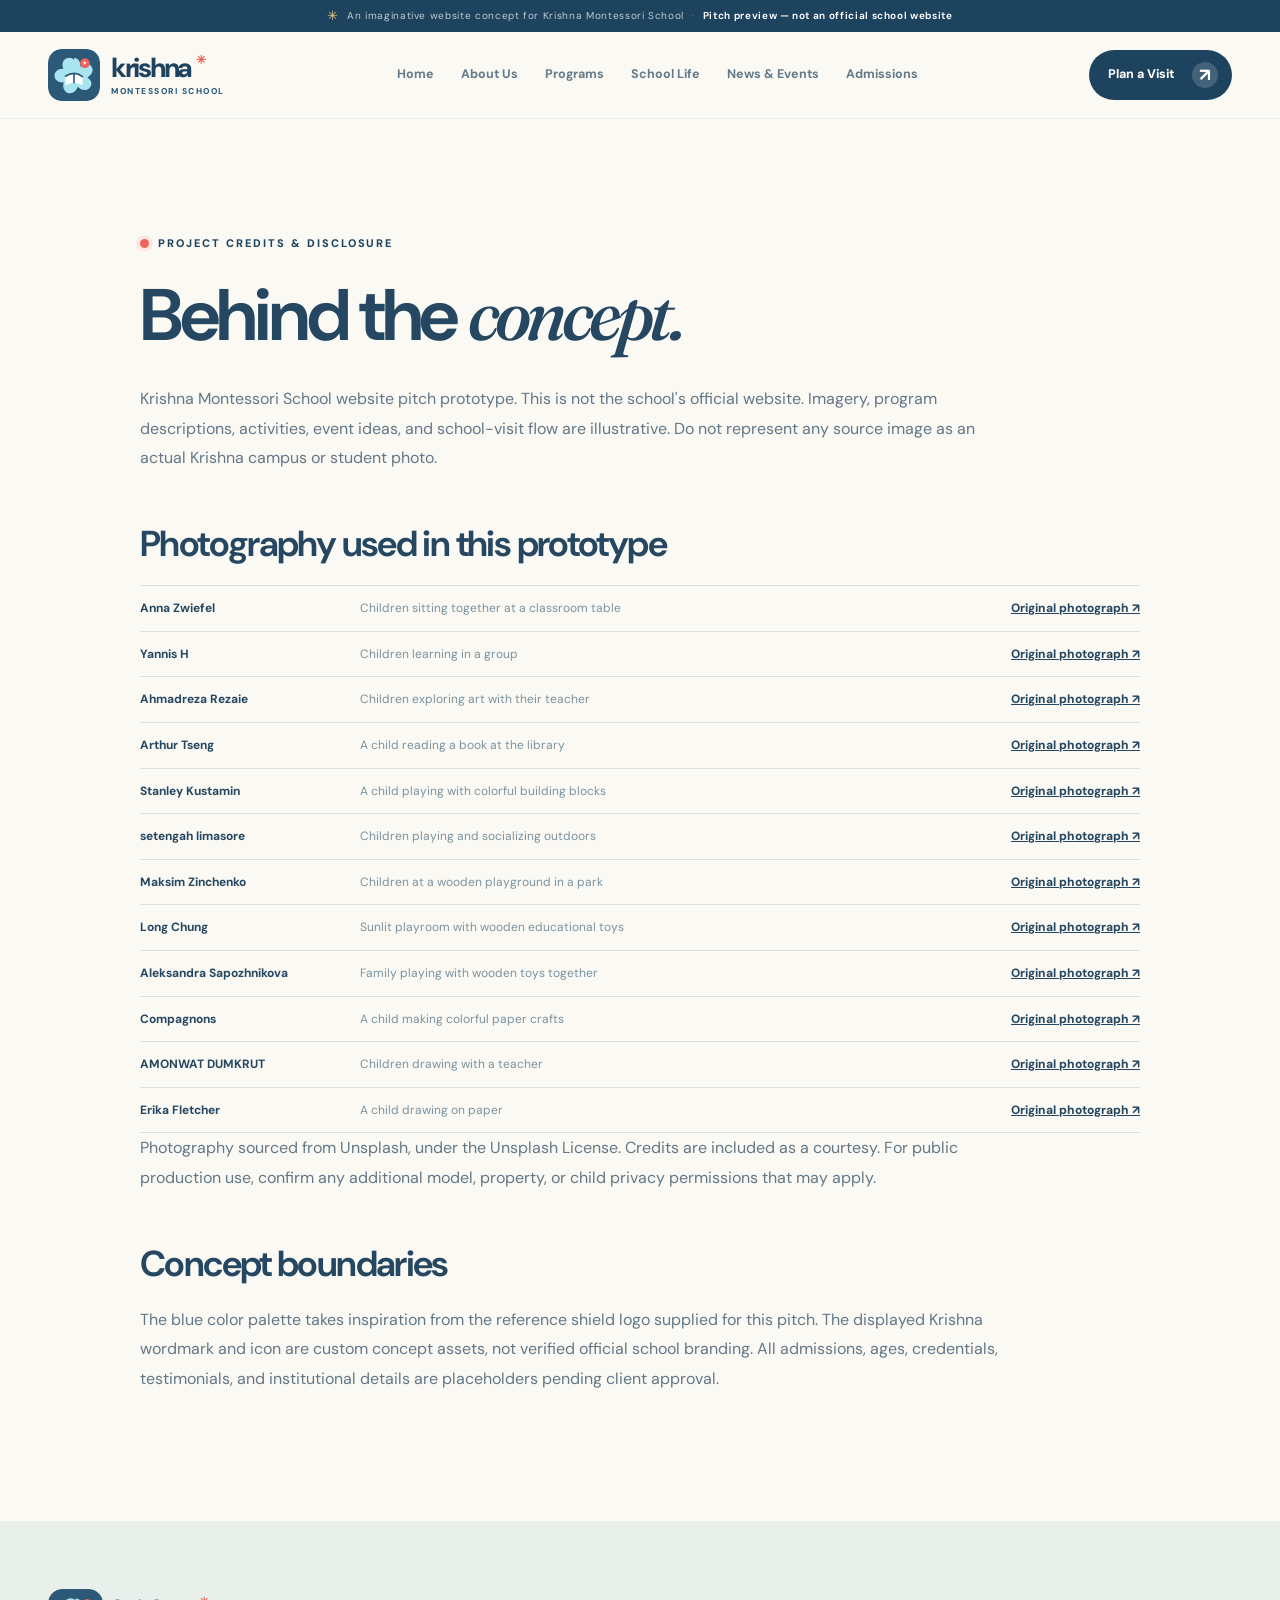
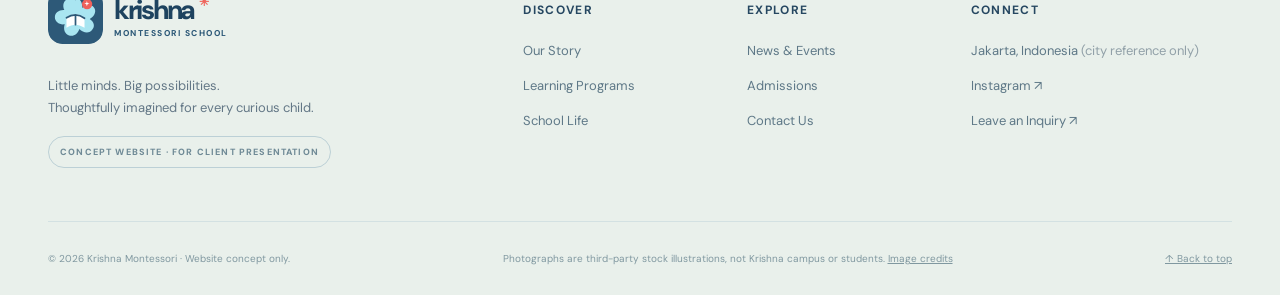
<file: credits/index.html>
<!doctype html><html lang="en"><head><meta charset="utf-8"><meta name="viewport" content="width=device-width, initial-scale=1"><meta name="theme-color" content="#f8f7f1"><meta name="description" content="Photography credits and disclosures about the Krishna Montessori School concept website."><meta name="robots" content="noindex, nofollow"><title>Credits | Krishna Montessori — Concept</title><link rel="icon" type="image/svg+xml" href="/assets/favicon.svg"><link rel="preconnect" href="https://images.unsplash.com"><link rel="preconnect" href="https://fonts.googleapis.com"><link rel="preconnect" href="https://fonts.gstatic.com" crossorigin><link rel="stylesheet" href="/assets/styles.css"></head><body id="top" data-page="credits"><a href="#main" class="skip-link">Skip to main content</a><div class="proposal-ribbon"><span class="ribbon-spark">✳</span> An imaginative website concept for Krishna Montessori School <span class="ribbon-divider">·</span> <strong>Pitch preview — not an official school website</strong></div>
<header class="site-header" id="site-header"><div class="container header-inner">
<a class="brand" href="/" aria-label="Krishna Montessori School homepage"><img src="/assets/logo-concept.svg" alt="" width="52" height="52"><span class="brand-copy"><strong>krishna<span class="brand-star">✳</span></strong><small>MONTESSORI SCHOOL</small></span></a>
<nav class="desktop-nav" aria-label="Primary navigation"><a href="/" class="nav-link " >Home</a><a href="/about/" class="nav-link " >About Us</a><a href="/programs/" class="nav-link " >Programs</a><a href="/school-life/" class="nav-link " >School Life</a><a href="/events/" class="nav-link " >News & Events</a><a href="/admissions/" class="nav-link " >Admissions</a></nav>
<div class="header-actions"><a class="header-cta" href="/admissions/#book-tour">Plan a Visit <span>↗</span></a><button class="menu-toggle" type="button" id="menu-toggle" aria-label="Open menu" aria-controls="mobile-nav" aria-expanded="false"><span></span><span></span><span></span></button></div>
</div><nav class="mobile-nav" id="mobile-nav" aria-label="Mobile navigation"><a href="/" class="nav-link " >Home</a><a href="/about/" class="nav-link " >About Us</a><a href="/programs/" class="nav-link " >Programs</a><a href="/school-life/" class="nav-link " >School Life</a><a href="/events/" class="nav-link " >News & Events</a><a href="/admissions/" class="nav-link " >Admissions</a><a class="mobile-primary" href="/admissions/#book-tour">Plan a Visit ↗</a></nav></header><main id="main"><section class="section"><div class="container credits-page"><span class="eyebrow"><span class="eyebrow-dot"></span>PROJECT CREDITS & DISCLOSURE</span><h1>Behind the <em>concept.</em></h1><p>Krishna Montessori School website pitch prototype. This is not the school's official website. Imagery, program descriptions, activities, event ideas, and school-visit flow are illustrative. Do not represent any source image as an actual Krishna campus or student photo.</p><h2>Photography used in this prototype</h2><div class="credits-list"><div><strong>Anna Zwiefel</strong> <span>Children sitting together at a classroom table</span> <a href="https://unsplash.com/photos/young-children-sitting-at-a-table-in-a-classroom-LgPGzbVmD-o" target="_blank" rel="noopener noreferrer">Original photograph ↗</a></div><div><strong>Yannis H</strong> <span>Children learning in a group</span> <a href="https://unsplash.com/photos/group-of-childrens-sitting-on-ground-uaPaEM7MiQQ" target="_blank" rel="noopener noreferrer">Original photograph ↗</a></div><div><strong>Ahmadreza Rezaie</strong> <span>Children exploring art with their teacher</span> <a href="https://unsplash.com/photos/children-learning-with-a-teacher-in-a-classroom-bIBc_jsNVOw" target="_blank" rel="noopener noreferrer">Original photograph ↗</a></div><div><strong>Arthur Tseng</strong> <span>A child reading a book at the library</span> <a href="https://unsplash.com/photos/a-young-child-reads-a-book-in-front-of-bookshelves-Wv4_uJ0zlTw" target="_blank" rel="noopener noreferrer">Original photograph ↗</a></div><div><strong>Stanley Kustamin</strong> <span>A child playing with colorful building blocks</span> <a href="https://unsplash.com/photos/child-playing-with-colorful-building-blocks-on-wooden-floor-ckdfYXXDs20" target="_blank" rel="noopener noreferrer">Original photograph ↗</a></div><div><strong>setengah limasore</strong> <span>Children playing and socializing outdoors</span> <a href="https://unsplash.com/photos/children-are-gathered-together-outside-possibly-playing-TZFZwWqwVRM" target="_blank" rel="noopener noreferrer">Original photograph ↗</a></div><div><strong>Maksim Zinchenko</strong> <span>Children at a wooden playground in a park</span> <a href="https://unsplash.com/photos/children-playing-on-park-playground-OkrshAi8E4s" target="_blank" rel="noopener noreferrer">Original photograph ↗</a></div><div><strong>Long Chung</strong> <span>Sunlit playroom with wooden educational toys</span> <a href="https://unsplash.com/photos/room-with-sunlight-shelves-of-toys-and-childrens-play-items-KywcevwkSKI" target="_blank" rel="noopener noreferrer">Original photograph ↗</a></div><div><strong>Aleksandra Sapozhnikova</strong> <span>Family playing with wooden toys together</span> <a href="https://unsplash.com/photos/parents-watch-child-play-with-wooden-blocks-nzDQbidiUrU" target="_blank" rel="noopener noreferrer">Original photograph ↗</a></div><div><strong>Compagnons</strong> <span>A child making colorful paper crafts</span> <a href="https://unsplash.com/photos/child-drawing-on-paper-at-table-TJxotQTUr8o" target="_blank" rel="noopener noreferrer">Original photograph ↗</a></div><div><strong>AMONWAT DUMKRUT</strong> <span>Children drawing with a teacher</span> <a href="https://unsplash.com/photos/children-drawing-with-a-teacher-at-a-table-9Fi8p2qOPNo" target="_blank" rel="noopener noreferrer">Original photograph ↗</a></div><div><strong>Erika Fletcher</strong> <span>A child drawing on paper</span> <a href="https://unsplash.com/photos/a-child-is-drawing-on-a-piece-of-paper-YfNWGrQI3a4" target="_blank" rel="noopener noreferrer">Original photograph ↗</a></div></div><p>Photography sourced from Unsplash, under the Unsplash License. Credits are included as a courtesy. For public production use, confirm any additional model, property, or child privacy permissions that may apply.</p><h2>Concept boundaries</h2><p>The blue color palette takes inspiration from the reference shield logo supplied for this pitch. The displayed Krishna wordmark and icon are custom concept assets, not verified official school branding. All admissions, ages, credentials, testimonials, and institutional details are placeholders pending client approval.</p></div></section></main><footer class="site-footer"><div class="container"><div class="footer-main"><div class="footer-brand"><div class="brand brand-footer"><img src="/assets/logo-concept.svg" width="55" height="55" alt=""><span class="brand-copy"><strong>krishna<span class="brand-star">✳</span></strong><small>MONTESSORI SCHOOL</small></span></div><p>Little minds. Big possibilities.<br>Thoughtfully imagined for every curious child.</p><span class="footer-demo-tag">CONCEPT WEBSITE · FOR CLIENT PRESENTATION</span></div><div class="footer-col"><h4>Discover</h4><a href="/about/">Our Story</a><a href="/programs/">Learning Programs</a><a href="/school-life/">School Life</a></div><div class="footer-col"><h4>Explore</h4><a href="/events/">News & Events</a><a href="/admissions/">Admissions</a><a href="/contact/">Contact Us</a></div><div class="footer-col"><h4>Connect</h4><p>Jakarta, Indonesia <span class="muted">(city reference only)</span></p><a href="https://www.instagram.com/schoolkrishna/" target="_blank" rel="noopener noreferrer">Instagram ↗</a><a href="/contact/">Leave an Inquiry ↗</a></div></div><div class="footer-bottom"><span>© <span id="year">2026</span> Krishna Montessori · Website concept only.</span><span>Photographs are third-party stock illustrations, not Krishna campus or students. <a href="/credits/">Image credits</a></span><a href="#top" class="back-top" aria-label="Back to top">↑ Back to top</a></div></div></footer><div class="overlay" id="global-overlay" hidden aria-hidden="true"><div class="overlay-backdrop" data-close-modal></div><div class="modal-shell" role="dialog" aria-modal="true" aria-labelledby="modal-title"><button class="modal-close" aria-label="Close dialog" type="button" data-close-modal>×</button><div id="modal-content"></div></div></div><script src="/assets/site.js" defer></script></body></html>
</file>
<file: assets/styles.css>
@import url('https://fonts.googleapis.com/css2?family=DM+Sans:wght@400;450;500;550;600;650;700;750;800&family=Fraunces:ital,opsz,wght,SOFT,WONK@1,9..144,500,30,1;1,9..144,600,30,1&display=swap');
:root{--navy:#2d5978;--deep:#1e435f;--ink:#264761;--sky:#83d3ec;--ice:#e6f5f9;--cream:#fbf9f3;--paper:#fffefa;--red:#ef655c;--gold:#f4ca74;--mint:#d9eadb;--muted:#637786;--line:#d7e1e3;--font:'DM Sans',ui-sans-serif,-apple-system,BlinkMacSystemFont,'Segoe UI',sans-serif;--serif:'Fraunces',Georgia,serif;--radius:28px;--container:1240px;--shadow:0 18px 56px rgba(30,67,95,.08)}
*{box-sizing:border-box}html{scroll-behavior:smooth;scroll-padding-top:105px;overflow-x:clip}body{margin:0;background:var(--cream);color:var(--ink);font-family:var(--font);font-size:16px;line-height:1.55;-webkit-font-smoothing:antialiased;overflow-x:hidden}img,svg{display:block}img{max-width:100%}a{color:inherit;text-decoration:none}button,input,select,textarea{font:inherit}button{cursor:pointer}button:disabled{cursor:not-allowed;opacity:.52}a,button,input,select,textarea{outline-offset:4px}a:focus-visible,button:focus-visible,input:focus-visible,select:focus-visible,textarea:focus-visible{outline:3px solid var(--red)}::selection{background:var(--sky);color:var(--deep)}[hidden]{display:none!important}.container{width:min(calc(100% - 96px),var(--container));margin-inline:auto}.skip-link{position:absolute;z-index:999;top:-100px;left:12px;background:#fff;padding:10px 18px}.skip-link:focus{top:10px}.section{padding:112px 0}.blue-section{background:var(--ice)}.reveal{transition:opacity .65s ease,transform .65s ease}.js-ready .reveal:not(.in-view){opacity:0;transform:translateY(22px)}.muted{color:#91a0a8}.photo-frame{background:linear-gradient(125deg,#accfd9,#f0e8d3 68%,#b7d8df);overflow:hidden;position:relative}.fit-img{width:100%;height:100%;object-fit:cover;transition:transform .75s cubic-bezier(.2,.7,.3,1),opacity .3s ease}.photo-frame:hover>.fit-img{transform:scale(1.045)}.subtle-disclaimer{font-size:12px;color:#738b96;margin:22px 0 0}.eyebrow{display:inline-flex;gap:9px;align-items:center;font-size:11px;letter-spacing:.18em;font-weight:800;text-transform:uppercase;color:var(--deep)}.eyebrow-dot{display:block;width:9px;height:9px;border-radius:50%;background:var(--red);box-shadow:0 0 0 4px rgba(239,101,92,.1)}h1,h2,h3,h4,p{margin-top:0}h1,h2,h3{letter-spacing:-.045em;line-height:1.06}h1{font-size:clamp(52px,5.7vw,90px);font-weight:650}h2{font-size:clamp(42px,4.5vw,66px);font-weight:650}h3{font-size:28px;font-weight:650}h1 em,h2 em,h3 em{font-family:var(--serif);font-weight:500;letter-spacing:-.065em}p{color:var(--muted)}.section-head{display:flex;justify-content:space-between;align-items:end;gap:42px;margin-bottom:54px}.section-head h2{margin:18px 0 0}.section-head-side{width:min(100%,365px);padding-bottom:5px}.section-head-side p{font-size:16px;line-height:1.85;margin:0 0 20px}.simple-link{display:inline-flex;justify-content:space-between;gap:18px;align-items:center;border-bottom:1px solid var(--ink);font-size:14px;font-weight:750;padding-bottom:7px}.simple-link .button-arrow{font-size:20px}.simple-link:hover{color:#5c96b0}.btn{border:1.5px solid transparent;border-radius:999px;padding:16px 21px 16px 27px;display:inline-flex;align-items:center;justify-content:space-between;gap:26px;font-weight:750;font-size:14px;transition:transform .2s,background .2s,border .2s,color .2s;white-space:nowrap}.btn:hover{transform:translateY(-3px)}.btn-primary{background:var(--deep);color:white}.btn-primary:hover{background:var(--navy)}.btn-outline{border-color:var(--deep);color:var(--deep);background:transparent}.btn-outline:hover{background:var(--deep);color:white}.btn-light{background:#fff;color:var(--deep)}.btn-light:hover{background:#edf9fa}.button-arrow{width:29px;height:29px;display:inline-grid;place-items:center;border-radius:50%;background:rgba(255,255,255,.16);font-size:18px;line-height:1;flex:none}.btn-outline .button-arrow,.btn-light .button-arrow{background:rgba(45,89,120,.1)}.btn-stretch{width:100%;justify-content:space-between}
/* Navigation */
.proposal-ribbon{min-height:28px;display:flex;align-items:center;justify-content:center;gap:8px;padding:6px 16px;background:var(--deep);color:rgba(255,255,255,.72);text-align:center;font-size:10px;letter-spacing:.065em}.proposal-ribbon strong{color:#fff;font-weight:650}.ribbon-spark{color:var(--gold);font-size:13px}.ribbon-divider{opacity:.4}.site-header{position:sticky;z-index:60;top:0;background:rgba(251,249,243,.95);backdrop-filter:blur(16px);border-bottom:1px solid rgba(45,89,120,.08)}.header-inner{height:86px;display:flex;align-items:center;gap:24px}.brand{display:inline-flex;align-items:center;gap:11px;flex-shrink:0}.brand img{border-radius:13px}.brand-copy{display:flex;flex-direction:column;line-height:1}.brand-copy strong{font-size:27px;font-weight:800;letter-spacing:-.085em;color:var(--deep)}.brand-star{display:inline-block;font-size:12px;margin-left:5px;color:var(--red);vertical-align:top;letter-spacing:normal}.brand-copy small{font-size:8.5px;letter-spacing:.18em;font-weight:800;margin-top:7px;color:var(--navy)}.desktop-nav{display:flex;align-items:center;justify-content:center;gap:27px;flex:1}.nav-link{font-size:12.5px;font-weight:700;color:#637a89;transition:color .2s;white-space:nowrap;position:relative;padding:12px 0}.nav-link:hover,.nav-link.active{color:var(--deep)}.nav-link.active:after{content:'';position:absolute;bottom:4px;left:0;right:0;height:2px;background:var(--red);border-radius:9px}.header-actions{display:flex;align-items:center;gap:10px}.header-cta{border-radius:100px;padding:12px 14px 12px 19px;background:var(--deep);font-size:12.5px;white-space:nowrap;font-weight:800;color:#fff;display:flex;align-items:center;gap:17px;transition:transform .2s}.header-cta:hover{transform:translateY(-2px)}.header-cta span{display:grid;place-items:center;border-radius:50%;width:26px;height:26px;background:rgba(255,255,255,.17);font-size:18px}.menu-toggle{display:none;width:44px;height:44px;border:1px solid var(--line);border-radius:14px;background:#fff;align-items:center;justify-content:center;flex-direction:column;gap:5px}.menu-toggle span{display:block;width:18px;height:2px;border-radius:2px;background:var(--deep)}.mobile-nav{display:none}
/* Home hero */
.hero{position:relative;padding:55px 0 88px;overflow:hidden;background:var(--cream)}.hero-layout{min-height:645px;display:grid;grid-template-columns:1.03fr 1fr;gap:26px;align-items:center}.hero-copy{position:relative;z-index:3;padding:12px 0 26px}.hero-note{display:inline-flex;align-items:center;gap:11px;background:#fff;box-shadow:0 6px 22px rgba(30,67,95,.05);border:1px solid #e5e4de;border-radius:99px;padding:8px 18px 8px 11px;font-size:10px;font-weight:800;letter-spacing:.16em}.tiny-star{width:27px;height:27px;background:#ffe2a5;border-radius:50%;display:grid;place-items:center;color:var(--deep);font-size:21px}.hero-copy h1{max-width:670px;font-size:clamp(64px,6.2vw,99px);line-height:.99;margin:29px 0 28px;font-weight:700}.hero-copy h1 em{color:var(--navy);font-weight:500}.hero-punctuation{color:var(--red)}.hero-description{max-width:495px;font-size:17px;line-height:1.9;margin-bottom:30px;color:#5b7281}.hero-actions{display:flex;align-items:center;gap:25px;flex-wrap:wrap}.text-link{font-size:13.5px;font-weight:750;border-bottom:1px solid var(--navy);padding:0 0 4px;display:inline-flex;gap:9px;align-items:center}.text-link span{font-size:18px}.hero-mini-label{display:flex;gap:12px;align-items:center;margin-top:58px;color:#79929e;font-size:12px}.mini-heart{width:33px;height:33px;border-radius:50%;display:grid;place-items:center;background:#d8e9da;color:#4a826f;font-size:17px}.hero-art{height:670px;position:relative;isolation:isolate}.hero-blob{position:absolute;width:102%;height:94%;top:2%;left:2%;background:var(--sky);border-radius:47% 53% 50% 50%/42% 36% 64% 58%;transform:rotate(-13deg);z-index:0}.hero-photo-wrap{position:absolute;top:6%;right:3%;bottom:6%;left:9%;border:13px solid #fff;border-radius:48% 48% 44% 44%/39% 39% 54% 54%;transform:rotate(3deg);box-shadow:0 18px 50px rgba(18,65,92,.12);background:linear-gradient(120deg,#9fbfcb,#e9e7da)}.hero-photo-wrap img{transform:rotate(-3deg) scale(1.14)}.hero-photo-wrap:hover img{transform:rotate(-3deg) scale(1.2)}.hero-floating-note{position:absolute;z-index:4;left:-6%;bottom:12%;display:flex;gap:17px;align-items:center;background:#fff;border-radius:24px;padding:18px 23px 18px 17px;box-shadow:0 14px 42px rgba(30,67,95,.13);transform:rotate(-6deg)}.note-flower{font-size:44px;line-height:1;color:var(--red)}.hero-floating-note small{display:block;color:#91a0a8;letter-spacing:.17em;font-size:9px;font-weight:800;margin-bottom:5px}.hero-floating-note strong{display:block;font-size:18px;line-height:1.23;letter-spacing:-.04em}.hero-sticker{position:absolute;z-index:5;top:0;right:2%;width:98px;height:98px;border-radius:50%;background:var(--gold);color:var(--navy);display:grid;place-items:center;font-size:71px;transform:rotate(12deg);box-shadow:0 10px 25px rgba(31,69,91,.08)}.hero-ring{width:47px;height:47px;border:7px solid #e7645c;border-radius:50%;position:absolute;z-index:3;left:0;top:21%}.hero-dot{width:19px;height:19px;position:absolute;right:3%;bottom:8%;border-radius:50%;background:#f5786f}.hero-photo-caption{position:absolute;bottom:4px;right:12px;font-size:10px;letter-spacing:.09em;color:var(--deep);font-weight:800}.hero-photo-caption span{font-size:20px}.hero-squiggle{height:0}.word-ticker{overflow:hidden;background:#f6d68f;color:var(--deep);border-top:1px solid rgba(45,89,120,.08);border-bottom:1px solid rgba(45,89,120,.1);transform:rotate(-1.2deg);margin:-23px -2% 0;position:relative;z-index:3}.word-ticker-inner{display:flex;align-items:center;gap:36px;white-space:nowrap;overflow:hidden;padding:23px 22px;font-weight:800;letter-spacing:.2em;font-size:15px}.word-ticker-inner b{font-size:26px;color:#dc6860;font-weight:400;line-height:0}
/* Home intro and programs */
.about-teaser{padding-top:135px}.values-grid{display:grid;grid-template-columns:repeat(3,minmax(0,1fr));gap:22px}.value-card{padding:30px 31px 35px;border-radius:30px;min-height:342px;position:relative;overflow:hidden;transition:transform .2s,box-shadow .2s}.value-card:hover{transform:translateY(-6px);box-shadow:var(--shadow)}.value-one{background:#f3e4d5}.value-two{background:#dceef4}.value-three{background:#e1ebd9}.value-art{width:100%;height:125px;display:flex;justify-content:end;align-items:flex-start}.value-glyph{line-height:1;font-size:104px;display:block;transform:rotate(-19deg)}.value-one .value-glyph{color:#ef936c}.value-two .value-glyph{color:#75b2cb}.value-three .value-glyph{color:#93b998}.index-num{font-size:10px;letter-spacing:.15em;font-weight:800}.value-card h3{font-size:29px;margin:17px 0 9px}.value-card p{font-size:13px;line-height:1.75;max-width:250px;margin:0}.section-tail{display:flex;justify-content:center;margin-top:39px}.programs-teaser{padding-top:108px}.program-cards{display:grid;grid-template-columns:repeat(3,1fr);gap:24px}.program-card{display:block;padding-bottom:18px;min-width:0}.program-img{height:316px;border-radius:26px;overflow:hidden;position:relative}.program-card:nth-child(2) .program-img{background:linear-gradient(125deg,#e8d8a4,#e9bacb)}.program-card:nth-child(3) .program-img{background:linear-gradient(125deg,#d2a2a7,#f0dfbb)}.program-number{position:absolute;top:16px;left:16px;background:#fff;display:grid;place-items:center;border-radius:50%;width:43px;height:43px;font-size:13px;font-weight:800}.program-meta{display:flex;justify-content:space-between;align-items:center;padding-top:23px;gap:14px}.program-meta>span:first-child{letter-spacing:.15em;font-size:10px;font-weight:800;color:#6a8492}.arrow-circle{width:34px;height:34px;border:1px solid #7996a2;display:grid;place-items:center;border-radius:50%;font-size:20px;transition:background .2s}.program-card:hover .arrow-circle{background:var(--deep);color:white}.program-card h3{font-size:30px;line-height:1.2;margin:9px 0 10px}.program-card p{font-size:13px;line-height:1.7;max-width:340px;margin:0 0 22px}.age-line{border-top:1px solid #c4dae1;padding-top:15px;display:flex;justify-content:space-between;gap:8px;font-size:10px;font-weight:800;color:#6e8794;letter-spacing:.08em}.age-line span:first-child{color:var(--deep)}
/* Photo story */
.story-layout{display:grid;grid-template-columns:1.06fr .94fr;gap:9%;align-items:center}.story-photos{height:610px;position:relative}.story-image-a{position:absolute;left:0;top:0;width:78%;height:79%;border-radius:43% 43% 22px 22px/42% 42% 22px 22px;box-shadow:var(--shadow)}.story-image-b{position:absolute;right:0;bottom:0;width:44%;height:44%;border:9px solid #fff;border-radius:28px;transform:rotate(7deg);box-shadow:var(--shadow)}.story-burst{position:absolute;left:5%;bottom:5%;height:155px;width:155px;display:grid;place-items:center;background:var(--gold);border-radius:50%;text-align:center;font-size:27px;font-weight:800;letter-spacing:-.07em;line-height:.86;transform:rotate(-12deg);color:var(--deep)}.story-burst span{position:absolute;right:20px;top:30px;color:var(--red)}.story-copy h2{margin:19px 0 28px}.story-copy>p{font-size:16px;line-height:1.95;max-width:490px}.story-list{margin:29px 0 35px}.story-list>div{border-top:1px solid #dbe2e3;display:flex;align-items:center;gap:18px;padding:17px 0}.story-list>div:last-child{border-bottom:1px solid #dbe2e3}.story-list>div>span{font-size:26px;color:var(--red);width:36px;flex:none}.story-list strong,.story-list small{display:block}.story-list strong{font-size:15px}.story-list small{font-size:12px;color:#8896a0;margin-top:3px}
/* Finder */
.finder-section{background:#f5f0e5;position:relative}.finder-outer,.admissions-finder-grid{display:grid;grid-template-columns:1fr 1.06fr;gap:70px;align-items:center}.finder-intro h2{margin:18px 0 25px}.finder-intro p{font-size:16px;line-height:1.9;max-width:480px}.finder-intro>small{display:block;font-size:10px;letter-spacing:.16em;margin-top:26px;color:#9c9890;font-weight:800}.finder-circles{display:flex;margin:30px 0 0}.finder-circles span{width:49px;height:49px;border-radius:50%;background:#fff;border:2px solid #f5f0e5;display:grid;place-items:center;font-family:var(--serif);font-style:italic;font-size:22px;font-weight:600;margin-left:-7px;color:var(--deep)}.finder-circles span:nth-child(2){background:#b3e3ee}.finder-circles span:nth-child(3){background:#f5d492}.finder-circles span:nth-child(4){background:#e1e7ce}.finder-circles span:nth-child(5){background:#f4bbb5}.finder-card{background:#fff;border-radius:30px;padding:33px 35px 36px;box-shadow:0 25px 55px rgba(30,67,95,.08);min-height:460px;position:relative}.finder-progress{display:flex;align-items:center;justify-content:space-between;gap:10px;font-size:10px;letter-spacing:.13em;font-weight:800;color:#98a6ad}.finder-progress span:first-child{color:var(--deep)}.finder-track{height:4px;border-radius:8px;background:#edf3f4;margin:20px 0 27px;overflow:hidden}.finder-track-progress{display:block;height:100%;background:var(--red);border-radius:8px;transition:width .25s}.finder-card h3{font-size:30px;margin:0 0 10px;max-width:480px}.finder-card .finder-hint{font-size:13px;margin:0 0 24px}.finder-options{display:grid;grid-template-columns:repeat(2,1fr);gap:10px}.finder-choice{display:flex;flex-direction:column;align-items:flex-start;text-align:left;gap:5px;min-height:83px;padding:15px 17px;background:#f7f9f8;border:2px solid transparent;border-radius:15px;color:var(--deep);transition:background .2s,border .2s,transform .2s}.finder-choice:hover{background:#e8f4f7;transform:translateY(-2px)}.finder-choice.selected{border-color:var(--navy);background:#eaf5f8}.finder-choice strong{font-size:14px;font-weight:800}.finder-choice small{font-size:11px;color:#8198a4}.finder-card .finder-nav{display:flex;align-items:center;justify-content:space-between;gap:12px;margin-top:28px}.finder-back{border:0;background:transparent;color:#7a929f;font-size:13px;font-weight:800;padding:12px}.finder-next{border:0;border-radius:99px;padding:13px 17px 13px 22px;background:var(--deep);color:#fff;display:flex;align-items:center;gap:30px;font-size:13px;font-weight:800}.finder-next span{width:25px;height:25px;display:grid;place-items:center;background:rgba(255,255,255,.16);border-radius:50%}.finder-note{font-size:11px!important;color:#8c9ba5!important;margin-top:20px!important}.finder-result{padding-top:1px}.result-icon{width:66px;height:66px;border-radius:21px;display:grid;place-items:center;background:#f6db9f;font-size:38px;color:var(--deep);margin-bottom:18px}.result-kicker{font-size:10px;letter-spacing:.18em;font-weight:800;color:var(--red);display:block;margin-bottom:10px}.finder-result h3{font-size:33px;line-height:1.1}.finder-result p{color:var(--muted);line-height:1.7;font-size:13px}.finder-result-actions{display:flex;flex-wrap:wrap;gap:9px;margin-top:20px}.finder-result-actions .btn{font-size:12px;padding:11px 12px 11px 17px;gap:15px}.finder-result-actions .button-arrow{width:26px;height:26px}.finder-small-blobs{display:flex;gap:18px;align-items:center;color:var(--red);font-size:64px;margin:32px 0 0}.finder-small-blobs span:nth-child(2){color:#8ec6d8;font-size:80px}.finder-small-blobs span:nth-child(3){color:#e8bb65}
/* Home gallery */
.home-gallery{display:grid;grid-template-columns:1.3fr 1fr;grid-template-rows:250px 250px;gap:18px}.home-gallery>a{border-radius:25px;display:block;overflow:hidden;position:relative}.home-gallery-large{grid-row:1/3}.gallery-overlay{background:linear-gradient(0deg,rgba(13,48,67,.74),rgba(13,48,67,0));padding:45px 22px 20px;position:absolute;left:0;right:0;bottom:0;display:flex;flex-direction:column;color:#fff}.gallery-overlay small{font-size:10px;letter-spacing:.16em;font-weight:800;color:#d1e3e9;margin-bottom:7px}.gallery-overlay strong{font-size:21px;letter-spacing:-.04em}.gallery-overlay>span{position:absolute;right:24px;bottom:19px;font-size:24px}.home-gallery-large .gallery-overlay strong{font-size:29px}.events-preview{padding-top:65px}.event-preview-grid{display:grid;grid-template-columns:repeat(2,1fr);gap:22px}.event-preview-item{display:grid;grid-template-columns:79px 1fr 20px;gap:20px;align-items:center;background:#fff;border:1px solid #e9e9e3;border-radius:20px;padding:25px;transition:transform .2s,box-shadow .2s}.event-preview-item:hover{transform:translateY(-4px);box-shadow:var(--shadow)}.date-tile{background:#e7f4f8;display:grid;place-items:center;border-radius:15px;height:88px;color:var(--deep)}.date-tile span{font-size:32px;font-weight:700;line-height:1}.date-tile small{font-size:9px;font-weight:800;letter-spacing:.15em}.event-preview-item>div:nth-child(2)>small{font-size:9px;letter-spacing:.15em;color:var(--red);font-weight:800}.event-preview-item h3{font-size:20px;line-height:1.2;margin:8px 0}.event-preview-item p{font-size:12px;line-height:1.65;margin:0}.event-preview-arrow{align-self:start;font-size:23px}
/* CTA */
.cta-section{padding:40px 0 100px}.cta-panel{background:var(--deep);border-radius:38px;min-height:480px;padding:90px 55px 83px;position:relative;overflow:hidden;color:#fff;text-align:center;isolation:isolate}.cta-panel:before{content:'';position:absolute;inset:auto -13% -60% auto;width:490px;height:490px;background:rgba(133,207,225,.12);border-radius:50%;z-index:-1}.cta-eyebrow{color:#b9dce4;letter-spacing:.2em;font-size:11px;font-weight:800}.cta-panel h2{font-size:clamp(42px,4.9vw,71px);margin:22px 0 18px;line-height:1.08}.cta-panel h2 em{color:#aadbea}.cta-panel p{color:#c8dae1;font-size:15px}.cta-actions{display:flex;justify-content:center;align-items:center;gap:25px;flex-wrap:wrap;margin-top:31px}.cta-sub-link{color:#d7eaf0;border-bottom:1px solid #d7eaf0;padding-bottom:4px;font-size:13px;font-weight:750}.cta-decor{position:absolute;opacity:.9}.cta-d1{top:28px;left:78px;font-size:118px;color:#89bed5;transform:rotate(-20deg)}.cta-d2{right:105px;top:70px;font-size:77px;color:var(--gold)}.cta-d3{right:83px;bottom:-26px;font-size:190px;color:#6fa3bd;transform:rotate(22deg)}.cta-panel-mini{min-height:380px;padding:70px 30px}.cta-panel-mini .btn{margin-top:24px}
/* Footer */
.site-footer{background:#e9f0eb;padding:68px 0 0}.footer-main{display:grid;grid-template-columns:2.3fr 1fr 1fr 1.35fr;gap:30px;padding-bottom:58px}.brand-footer img{border-radius:13px}.footer-brand>p{font-size:13px;line-height:1.7;margin:23px 0 19px}.footer-demo-tag{font-size:9px;font-weight:800;letter-spacing:.13em;color:#6f8a96;padding:9px 11px;border:1px solid #bcd0d6;border-radius:999px}.footer-col h4{font-size:12px;letter-spacing:.11em;text-transform:uppercase;margin:12px 0 20px}.footer-col a,.footer-col p{font-size:13px;display:block;margin:0 0 13px;color:#5e7887;line-height:1.7}.footer-col a:hover{color:var(--deep);text-decoration:underline}.footer-bottom{border-top:1px solid #d3e1e2;display:flex;justify-content:space-between;align-items:center;gap:25px;min-height:74px;padding:16px 0;font-size:10px;color:#8098a0}.footer-bottom a{text-decoration:underline}.back-top{white-space:nowrap}
/* Internal pages hero */
.page-hero{background:#f3f5ee;overflow:hidden}.page-hero-grid{display:grid;grid-template-columns:1.03fr .9fr;gap:9%;min-height:510px;align-items:center;padding-top:57px;padding-bottom:64px}.page-hero-copy h1{font-size:clamp(48px,5.3vw,76px);margin:18px 0 24px;max-width:710px}.page-hero-copy h1 em{color:var(--navy)}.page-hero-copy>p{max-width:525px;font-size:16px;line-height:1.9}.page-hero-media{height:390px;border-radius:52% 52% 23px 23px/43% 43% 23px 23px;border:12px solid #fff;box-shadow:var(--shadow);transform:rotate(2deg)}.page-hero-media img{transform:rotate(-2deg) scale(1.1)}.page-hero-media:hover img{transform:rotate(-2deg) scale(1.15)}.photo-corner-stamp{position:absolute;right:-2px;bottom:23px;background:#ffefbf;padding:10px 19px;color:var(--deep);font-size:10px;font-weight:800;letter-spacing:.12em;transform:rotate(-4deg);border-radius:6px}.page-hero-doodle{min-height:320px}.editorial-grid{display:grid;grid-template-columns:1fr 1fr;gap:10%}.editorial-grid h2{margin:18px 0}.editorial-copy{padding-top:40px}.editorial-copy>p{font-size:17px;line-height:1.94}.info-strip,.demo-inline-banner{border-radius:16px;background:#f8f4e9;border:1px solid #e9e1d3;padding:19px 22px;display:flex;gap:18px;align-items:flex-start}.info-strip{margin-top:24px}.info-strip span,.demo-inline-banner strong{font-size:11px;font-weight:800;letter-spacing:.12em;white-space:nowrap;color:var(--red)}.info-strip p,.demo-inline-banner p{font-size:12px;line-height:1.65;margin:0}.value-columns{display:grid;grid-template-columns:repeat(4,1fr);gap:15px}.principle-card{background:rgba(255,255,255,.75);border-radius:22px;padding:28px 25px 32px;min-height:280px}.principle-icon{display:block;font-size:58px;color:var(--red);height:96px}.principle-card:nth-child(2) .principle-icon{color:#629fb9}.principle-card:nth-child(3) .principle-icon{color:#9aa97c}.principle-card:nth-child(4) .principle-icon{color:#cb9d45}.principle-card>small{font-size:9px;letter-spacing:.16em;font-weight:800;color:#8ba0a8}.principle-card h3{font-size:23px;line-height:1.15;margin:14px 0 10px}.principle-card p{font-size:13px;line-height:1.7}.about-story{padding-top:30px;padding-bottom:30px}.credentials-section{background:#f3f3eb}.credentials-grid{display:grid;grid-template-columns:repeat(3,1fr);gap:22px}.credential-card{border:1px solid #e0e5e2;border-radius:22px;padding:31px;background:#fff}.credential-icon{width:57px;height:57px;border-radius:17px;background:#e2f2f6;color:var(--navy);display:grid;place-items:center;font-size:34px;margin-bottom:45px}.credential-card>small{font-size:10px;color:var(--red);font-weight:800}.credential-card h3{font-size:26px;margin:11px 0}.credential-card p{font-size:13px;line-height:1.75;min-height:72px}.field-needed{display:block;border-top:1px solid #e7eeee;padding-top:16px;font-size:11px;color:#8598a1}.small-cta-wrap{padding:55px 0 110px}.small-cta{background:#e3f2f5;border-radius:27px;padding:37px 41px;display:flex;align-items:center;gap:30px}.small-cta>span{letter-spacing:.13em;font-size:10px;color:#6b8b9a;font-weight:800;max-width:130px}.small-cta h2{font-size:30px;margin:0;flex:1}.small-cta .btn{flex:none}
/* Programs page */
.program-nav-list{display:flex;gap:12px;flex-wrap:wrap;margin:30px 0 65px}.program-nav-chip{border:1px solid #bbd6df;border-radius:99px;padding:12px 20px;font-size:12px;font-weight:800;transition:background .2s}.program-nav-chip:hover{background:var(--ice)}.program-detail{display:grid;grid-template-columns:1fr 1fr;gap:9%;align-items:center;padding:40px 0 85px;scroll-margin-top:130px}.program-detail+.program-detail{border-top:1px solid #d9e4e4}.program-detail:nth-of-type(even) .program-detail-photo{order:2}.program-detail-photo{height:468px;border-radius:26px 160px 26px 26px;position:relative}.program-detail:nth-of-type(even) .program-detail-photo{border-radius:160px 26px 26px 26px}.floating-photo-tag{position:absolute;left:20px;bottom:20px;background:#fff;border-radius:100px;padding:12px 18px;font-size:13px;font-family:var(--serif);font-style:italic;font-weight:600;transform:rotate(-3deg)}.program-detail-count{font-size:11px;letter-spacing:.18em;color:var(--red);font-weight:800}.program-detail-copy h2{font-size:clamp(39px,3.4vw,54px);margin:17px 0 14px}.program-age{font-size:12px!important;font-weight:800;color:var(--navy)!important;letter-spacing:.1em;text-transform:uppercase}.program-detail-copy>p{line-height:1.9;font-size:15px}.program-detail-copy h4{letter-spacing:.14em;font-size:10px;margin:25px 0 12px}.check-list{list-style:none;padding:0;margin:0 0 28px}.check-list li{display:flex;gap:12px;align-items:center;font-size:13px;border-bottom:1px solid #e1e7e6;padding:10px 0}.check-list li span{color:var(--red);font-size:18px}.day-rhythm{display:grid;grid-template-columns:repeat(4,1fr);gap:22px}.day-rhythm>div{border-left:2px solid var(--navy);padding:0 12px 0 20px}.day-rhythm span{font-size:12px;color:var(--red);letter-spacing:.14em;font-weight:800}.day-rhythm h3{font-size:22px;line-height:1.17;margin:19px 0 10px}.day-rhythm p{font-size:13px;line-height:1.7}.common-questions{max-width:980px}.faq-list{border-top:1px solid #d2e1e3}.faq-list details{border-bottom:1px solid #d2e1e3;padding:0 7px}.faq-list summary{list-style:none;padding:24px 0;display:flex;justify-content:space-between;align-items:center;gap:20px;font-size:16px;font-weight:750;cursor:pointer}.faq-list summary::-webkit-details-marker{display:none}.faq-list summary span{font-size:26px;font-weight:400;color:var(--red);transition:transform .2s}.faq-list details[open] summary span{transform:rotate(45deg)}.faq-list details>p{max-width:690px;font-size:14px;line-height:1.8;margin:0 0 25px}
/* School life gallery */
.filter-toolbar{display:flex;gap:10px;flex-wrap:wrap;margin:28px 0 33px}.filter-button{background:transparent;border:1px solid #bfcfd5;border-radius:100px;padding:10px 17px;color:var(--ink);font-size:12px;font-weight:750;transition:all .2s}.filter-button:hover{background:var(--ice)}.filter-button.active{background:var(--deep);color:white;border-color:var(--deep)}.gallery-grid{display:grid;grid-template-columns:repeat(3,1fr);gap:17px}.gallery-tile{aspect-ratio:1.07;border:0;border-radius:23px;text-align:left;padding:0;display:block;overflow:hidden;position:relative;transition:transform .2s}.gallery-tile:nth-child(4n+1){aspect-ratio:.94}.gallery-tile:hover{transform:translateY(-4px)}.gallery-tile.is-hidden,.event-card.is-hidden{display:none}.gallery-tile-caption{position:absolute;left:0;right:0;bottom:0;padding:51px 20px 19px;color:white;background:linear-gradient(0deg,rgba(13,48,67,.8),rgba(13,48,67,0));display:flex;flex-direction:column;gap:5px}.gallery-tile-caption small{font-size:10px;letter-spacing:.15em;text-transform:uppercase;font-weight:800}.gallery-tile-caption strong{font-size:18px;line-height:1.2}.gallery-expand{position:absolute;right:20px;top:20px;width:36px;height:36px;border-radius:50%;display:grid;place-items:center;background:#fff;color:var(--deep);font-size:20px}.gallery-note{margin-top:35px}.timeline{max-width:820px;margin:0 auto}.timeline-row{display:grid;grid-template-columns:80px 1fr 65px;gap:20px;align-items:center;border-bottom:1px solid #cadfe5;padding:26px 0}.timeline-row>span:first-child{font-size:15px;font-weight:800;color:var(--navy)}.timeline-row h3{font-size:25px;margin:0 0 7px}.timeline-row p{font-size:13px;margin:0}.timeline-icon{font-size:41px;color:#80bccf;text-align:center}
/* Events page */
.events-grid{display:grid;grid-template-columns:repeat(3,1fr);gap:18px}.event-card{background:#fff;border:1px solid #e8e9e2;border-radius:26px;padding:31px;min-height:354px;display:flex;flex-direction:column;transition:transform .2s,box-shadow .2s}.event-card:hover{transform:translateY(-5px);box-shadow:var(--shadow)}.event-card-top{display:flex;align-items:flex-start;justify-content:space-between;gap:12px}.event-icon{font-size:50px;line-height:1;color:var(--red)}.event-card:nth-child(2n) .event-icon{color:#86b7cb}.event-card:nth-child(3n) .event-icon{color:#d4b46d}.event-badge{background:#edf4f2;border-radius:99px;font-size:10px;white-space:nowrap;padding:6px 11px;font-weight:750;color:#7c968b}.event-category{font-size:10px;letter-spacing:.15em;font-weight:800;color:#7d939e;margin-top:45px}.event-card h3{font-size:27px;margin:12px 0}.event-card p{font-size:13px;line-height:1.75}.event-action{border:0;border-top:1px solid #e0e8e8;background:transparent;padding:17px 0 0;margin-top:auto;display:flex;justify-content:space-between;font-size:12px;font-weight:800;color:var(--deep);text-align:left}.event-action span:last-child{font-size:21px}.newsletter-grid{display:grid;grid-template-columns:1fr 1fr;align-items:center;gap:8%}.newsletter-grid h2{margin:16px 0 22px}.newsletter-grid p{line-height:1.8}.simple-email-form{background:#fff;border-radius:25px;padding:30px}.simple-email-form label{font-size:13px;font-weight:800;display:block;margin-bottom:16px}.inline-form-row{display:flex;gap:10px}.inline-form-row input{flex:1;min-width:0}.simple-email-form>small{display:block;font-size:11px;margin-top:12px;color:#8598a1}
/* Admissions */
.steps-grid{display:grid;grid-template-columns:repeat(4,1fr);gap:12px}.step-card{background:#f1f5f0;border-radius:23px;padding:26px 23px;min-height:255px}.step-card span{display:grid;place-items:center;width:53px;height:53px;border-radius:16px;background:#d9ecf1;font-weight:800;color:var(--navy);margin-bottom:28px}.step-card:nth-child(2) span{background:#f6ddb1}.step-card:nth-child(3) span{background:#f5c6bc}.step-card:nth-child(4) span{background:#d4e4ce}.step-card h3{font-size:22px;margin-bottom:13px}.step-card p{font-size:13px;line-height:1.65}.admissions-finder-grid{gap:9%}.tour-layout{display:grid;grid-template-columns:.94fr 1.06fr;gap:9%;align-items:start}.tour-copy h2{margin:18px 0 25px}.tour-copy>p{line-height:1.85;margin-bottom:34px}.tour-feature{display:flex;align-items:center;gap:17px;margin:23px 0}.tour-feature>span{display:grid;place-items:center;width:44px;height:44px;border-radius:15px;background:#e0f2f6;font-size:28px;color:var(--red);flex:none}.tour-feature strong{display:block;font-size:14px}.tour-feature small{display:block;color:#8296a0;font-size:12px;margin-top:4px}.tour-photo{height:270px;border-radius:25px 160px 25px 25px;margin-top:35px}.tour-form{background:#fff;border:1px solid #e9eeed;border-radius:27px;padding:32px;box-shadow:var(--shadow)}.tour-form-heading{display:flex;align-items:center;gap:17px;padding-bottom:24px;border-bottom:1px solid #e5eded;margin-bottom:25px}.form-symbol{width:61px;height:61px;border-radius:18px;background:#e7f4f8;display:grid;place-items:center;font-size:38px;color:var(--red)}.tour-form-heading small{font-size:9px;letter-spacing:.15em;color:#7c98a5;font-weight:800}.tour-form-heading h3{font-size:27px;margin:6px 0 0}.form-row{display:flex;flex-direction:column;gap:8px;margin:0 0 19px}.form-row label,.simple-email-form label{font-weight:750;font-size:12px;color:var(--ink)}.form-row label span{color:var(--red)}.form-row label .optional{color:#9dadb4;font-size:10px;font-weight:500}.form-row input,.form-row select,.form-row textarea,.inline-form-row input{width:100%;background:#f9fbfa;border:1px solid #dbe5e7;border-radius:12px;min-height:49px;padding:12px 14px;color:var(--deep);font-size:13px;outline-offset:2px}.form-row input:focus,.form-row select:focus,.form-row textarea:focus,.inline-form-row input:focus{border-color:#74b4ca;outline:2px solid rgba(131,211,236,.3)}.form-row textarea{resize:vertical;min-height:95px}.form-row input::placeholder,.form-row textarea::placeholder,.inline-form-row input::placeholder{color:#a4b2b8}.form-split{display:grid;grid-template-columns:1fr 1fr;gap:14px}.form-disclaimer{display:flex;gap:10px;background:#eaf4f7;padding:13px 14px;border-radius:12px;margin:15px 0 20px}.form-disclaimer>span{font-size:17px;color:var(--deep)}.form-disclaimer p{font-size:11px;line-height:1.6;margin:0}.form-status{margin-top:12px;font-size:12px;font-weight:700;color:#2f7465;min-height:0}.form-status:empty{display:none}.faq-section .faq-list{margin-top:25px}
/* Contact */
.contact-layout{display:grid;grid-template-columns:1fr 1fr;gap:12%;align-items:start}.contact-intro h2{margin:17px 0 22px}.contact-intro>p{font-size:15px;line-height:1.85;margin-bottom:35px}.contact-info-item{display:flex;align-items:start;gap:19px;padding:19px 0;border-top:1px solid #e3e8e6}.contact-info-item>span{display:grid;place-items:center;background:#e5f4f7;color:var(--deep);width:49px;height:49px;border-radius:16px;font-size:25px;flex:none}.contact-info-item small{display:block;letter-spacing:.12em;font-size:9px;color:#859ca7;font-weight:800;margin-bottom:6px}.contact-info-item strong{font-size:16px}.contact-info-item p{font-size:12px;margin:5px 0 0}.contact-info-item a{text-decoration:underline}.contact-bottom{display:grid;grid-template-columns:1fr 1fr;align-items:center;gap:10%}.contact-bottom h2{margin:16px 0 20px}.contact-bottom p{line-height:1.8;margin-bottom:25px}.contact-bottom-photo{height:390px;border-radius:200px 200px 27px 27px}.credits-page{max-width:1000px}.credits-page h1{margin:20px 0 30px}.credits-page>p{line-height:1.85;max-width:880px}.credits-page h2{font-size:36px;margin:52px 0 22px}.credits-list{display:grid;gap:0;border-top:1px solid var(--line)}.credits-list>div{display:grid;grid-template-columns:200px 1fr auto;align-items:center;gap:20px;padding:13px 0;border-bottom:1px solid var(--line);font-size:12px}.credits-list a{font-weight:800;text-decoration:underline}.credits-list span{color:#7a929e}
/* Modal */
body.modal-open{overflow:hidden}.overlay{position:fixed;inset:0;z-index:200;display:grid;place-items:center;padding:18px}.overlay-backdrop{position:absolute;inset:0;background:rgba(10,38,57,.68);backdrop-filter:blur(7px)}.modal-shell{position:relative;z-index:2;background:var(--paper);border-radius:28px;width:min(100%,580px);max-height:calc(100vh - 36px);overflow-y:auto;padding:35px;box-shadow:0 30px 90px rgba(12,39,58,.28)}.modal-close{position:absolute;top:18px;right:18px;background:#edf4f5;border:0;border-radius:50%;width:37px;height:37px;font-size:25px;color:var(--deep);z-index:4}.modal-kicker{display:block;font-size:10px;letter-spacing:.16em;color:var(--red);font-weight:800;padding-right:35px;margin-bottom:12px}.modal-shell h2{font-size:34px;margin:0 36px 18px 0}.modal-shell p{line-height:1.8;font-size:14px}.modal-photo{width:100%;height:370px;object-fit:cover;border-radius:16px;margin-bottom:18px;background:#d9e8e7}.modal-meta{font-size:11px;color:#8699a0}.modal-action-row{display:flex;gap:12px;margin-top:28px;flex-wrap:wrap}.modal-mini-form{display:flex;flex-direction:column;gap:13px;padding:12px 0}.modal-mini-form label{font-size:12px;font-weight:800}.modal-mini-form input{border-radius:12px;border:1px solid var(--line);padding:12px 14px}.modal-notice{background:#e7f4f6;border-radius:14px;padding:16px 18px;color:#5a7b8a;font-size:12px;line-height:1.7;margin-top:15px}.modal-confirm{padding:25px 0 5px;text-align:center}.modal-confirm span{display:block;font-size:55px;color:#78bcb4;margin-bottom:20px}.modal-confirm h2{margin-right:0}.modal-confirm p{max-width:410px;margin:0 auto 20px}.modal-confirm .btn{margin:15px auto 0}.modal-source{font-size:11px!important}
/* Responsive */
@media(max-width:1230px){.desktop-nav{gap:15px}.nav-link{font-size:11.5px}.brand-copy strong{font-size:24px}.brand img{width:46px;height:46px}.hero-copy h1{font-size:clamp(56px,6.4vw,88px)}.hero-art{height:620px}}
@media(max-width:1050px){.container{width:min(calc(100% - 60px),var(--container))}.desktop-nav{display:none}.menu-toggle{display:flex}.header-inner{justify-content:space-between}.mobile-nav{display:none;position:absolute;top:100%;left:0;right:0;padding:18px 30px 25px;background:var(--cream);border-bottom:1px solid #d7e3e6;box-shadow:0 20px 20px rgba(30,67,95,.08)}.mobile-nav.is-open{display:flex;flex-direction:column;gap:2px}.mobile-nav a{padding:13px 5px;font-size:15px;font-weight:750;border-bottom:1px solid #e3e9e8}.mobile-nav .mobile-primary{border-radius:12px;background:var(--deep);text-align:center;color:#fff;margin-top:12px}.hero-layout{gap:5px}.hero-art{height:540px}.hero-copy h1{font-size:clamp(54px,6.1vw,76px)}.hero-floating-note{left:-12%}.story-layout{gap:6%}.finder-outer,.admissions-finder-grid{gap:40px}.value-columns{grid-template-columns:repeat(2,1fr)}.footer-main{grid-template-columns:1.8fr 1fr 1fr;gap:26px}.footer-col:last-child{grid-column:2/4}.events-grid{grid-template-columns:repeat(2,1fr)}.steps-grid{grid-template-columns:repeat(2,1fr)}}
@media(max-width:760px){.container{width:min(calc(100% - 38px),var(--container))}.section{padding:73px 0}.proposal-ribbon{font-size:9px;gap:5px;flex-wrap:wrap;line-height:1.45}.ribbon-divider{display:none}.header-inner{height:76px}.brand-copy strong{font-size:25px}.brand-copy small{font-size:8px}.header-cta{display:none}.hero{padding:33px 0 74px}.hero-layout{grid-template-columns:1fr;min-height:0}.hero-copy{padding:22px 0 0}.hero-copy h1{font-size:clamp(51px,10.8vw,78px);max-width:660px;margin:25px 0 21px}.hero-description{font-size:15px;line-height:1.8}.hero-mini-label{margin-top:26px}.hero-art{height:560px;margin-top:18px}.hero-blob{left:6%;width:90%;height:93%}.hero-photo-wrap{left:12%;right:6%;border-width:9px}.hero-floating-note{left:0;bottom:7%;padding:13px 15px;gap:10px}.note-flower{font-size:36px}.hero-floating-note strong{font-size:15px}.hero-floating-note small{font-size:8px}.hero-sticker{right:0;width:75px;height:75px;font-size:54px}.word-ticker{margin-top:-30px}.word-ticker-inner{padding:17px 20px;font-size:12px;gap:24px}.section-head{display:block;margin-bottom:35px}.section-head h2{margin-bottom:20px}.section-head-side{width:100%}.section-head-side p{font-size:14px}.section-head h2,.story-copy h2,.finder-intro h2{font-size:clamp(39px,9vw,56px)}.values-grid,.program-cards{grid-template-columns:1fr;gap:13px}.value-card{min-height:255px}.value-art{height:62px}.value-glyph{font-size:70px}.value-card h3{font-size:26px}.program-card{padding:0 0 26px}.program-img{height:340px}.story-layout{grid-template-columns:1fr;gap:28px}.story-photos{height:485px}.story-copy>p{font-size:15px}.story-copy h2{margin-bottom:22px}.finder-outer,.admissions-finder-grid{grid-template-columns:1fr;gap:31px}.finder-card{padding:26px 22px;min-height:420px}.finder-section{padding:75px 0}.home-gallery{grid-template-columns:1fr 1fr;grid-template-rows:285px 235px}.home-gallery-large{grid-column:1/3;grid-row:1}.home-gallery-sm .gallery-overlay strong{font-size:15px}.gallery-overlay{padding:38px 15px 16px}.gallery-overlay>span{right:13px;bottom:10px}.event-preview-grid{grid-template-columns:1fr}.event-preview-item{grid-template-columns:68px 1fr 18px;padding:17px;gap:13px}.date-tile{height:72px}.event-preview-item h3{font-size:18px}.cta-section{padding:15px 0 65px}.cta-panel{border-radius:26px;min-height:370px;padding:71px 20px 65px}.cta-panel h2{font-size:clamp(38px,7.2vw,54px)}.cta-decor{opacity:.4}.cta-d1{left:-20px;font-size:100px}.cta-d2{right:0}.cta-d3{right:0}.footer-main{grid-template-columns:1fr 1fr;row-gap:32px}.footer-brand{grid-column:1/3}.footer-col:last-child{grid-column:1/3}.footer-bottom{flex-wrap:wrap;justify-content:flex-start;gap:11px}.page-hero-grid{grid-template-columns:1fr;min-height:0;gap:24px;padding-top:75px;padding-bottom:63px}.page-hero-copy h1{font-size:clamp(47px,9vw,65px)}.page-hero-media{height:320px;width:100%;max-width:530px;margin:0 auto}.editorial-grid,.contact-layout,.contact-bottom,.newsletter-grid{grid-template-columns:1fr;gap:26px}.editorial-copy{padding-top:0}.value-columns,.credentials-grid{grid-template-columns:1fr}.principle-card{min-height:200px}.principle-icon{height:65px}.about-story{padding:20px 0}.small-cta{display:block;padding:30px}.small-cta h2{font-size:29px;margin:12px 0 20px}.program-detail{grid-template-columns:1fr;gap:35px;padding:40px 0 70px}.program-detail:nth-of-type(even) .program-detail-photo{order:0}.program-detail-photo{height:370px}.day-rhythm{grid-template-columns:repeat(2,1fr);gap:30px}.gallery-grid{grid-template-columns:repeat(2,1fr);gap:12px}.timeline-row{grid-template-columns:60px 1fr 30px;gap:12px}.timeline-row h3{font-size:21px}.timeline-icon{font-size:30px}.events-grid{grid-template-columns:1fr;gap:13px}.event-card{min-height:305px}.event-category{margin-top:20px}.steps-grid{grid-template-columns:repeat(2,1fr)}.tour-layout{grid-template-columns:1fr;gap:38px}.tour-photo{height:250px}.credits-list>div{grid-template-columns:1fr;gap:5px}.credits-page h1{font-size:55px}}
@media(max-width:430px){.container{width:calc(100% - 32px)}.hero-note{font-size:8.5px;letter-spacing:.13em}.hero-copy h1{font-size:51px}.hero-art{height:405px}.hero-photo-wrap{left:9%;right:5%;top:5%;bottom:7%}.hero-floating-note{bottom:3%}.hero-sticker{width:61px;height:61px;font-size:45px}.hero-photo-caption{display:none}.btn{font-size:12px;padding:13px 14px 13px 19px;gap:12px}.hero-actions{gap:20px}.finder-options{gap:8px}.finder-choice{padding:11px;min-height:75px}.finder-choice strong{font-size:12px}.finder-choice small{font-size:10px}.finder-card h3{font-size:26px}.story-photos{height:380px}.story-burst{height:120px;width:120px;font-size:22px}.story-burst span{font-size:18px}.home-gallery{grid-template-rows:245px 180px;gap:9px}.home-gallery-sm .gallery-overlay strong{font-size:13px}.home-gallery-sm .gallery-overlay small{font-size:8px}.gallery-tile-caption strong{font-size:14px}.gallery-tile-caption small{font-size:8px}.gallery-expand{width:29px;height:29px;right:8px;top:8px}.gallery-tile-caption{padding:40px 12px 12px}.steps-grid{grid-template-columns:1fr}.step-card{min-height:195px}.form-split{grid-template-columns:1fr;gap:0}.tour-form{padding:23px}.cta-panel h2{font-size:37px}.page-hero-media{height:255px}.brand img{width:43px;height:43px}.brand-copy strong{font-size:23px}}
@media(prefers-reduced-motion:reduce){*,*::before,*::after{scroll-behavior:auto!important;transition-duration:.01ms!important;animation-duration:.01ms!important}.js-ready .reveal:not(.in-view){opacity:1;transform:none}}
</file>
